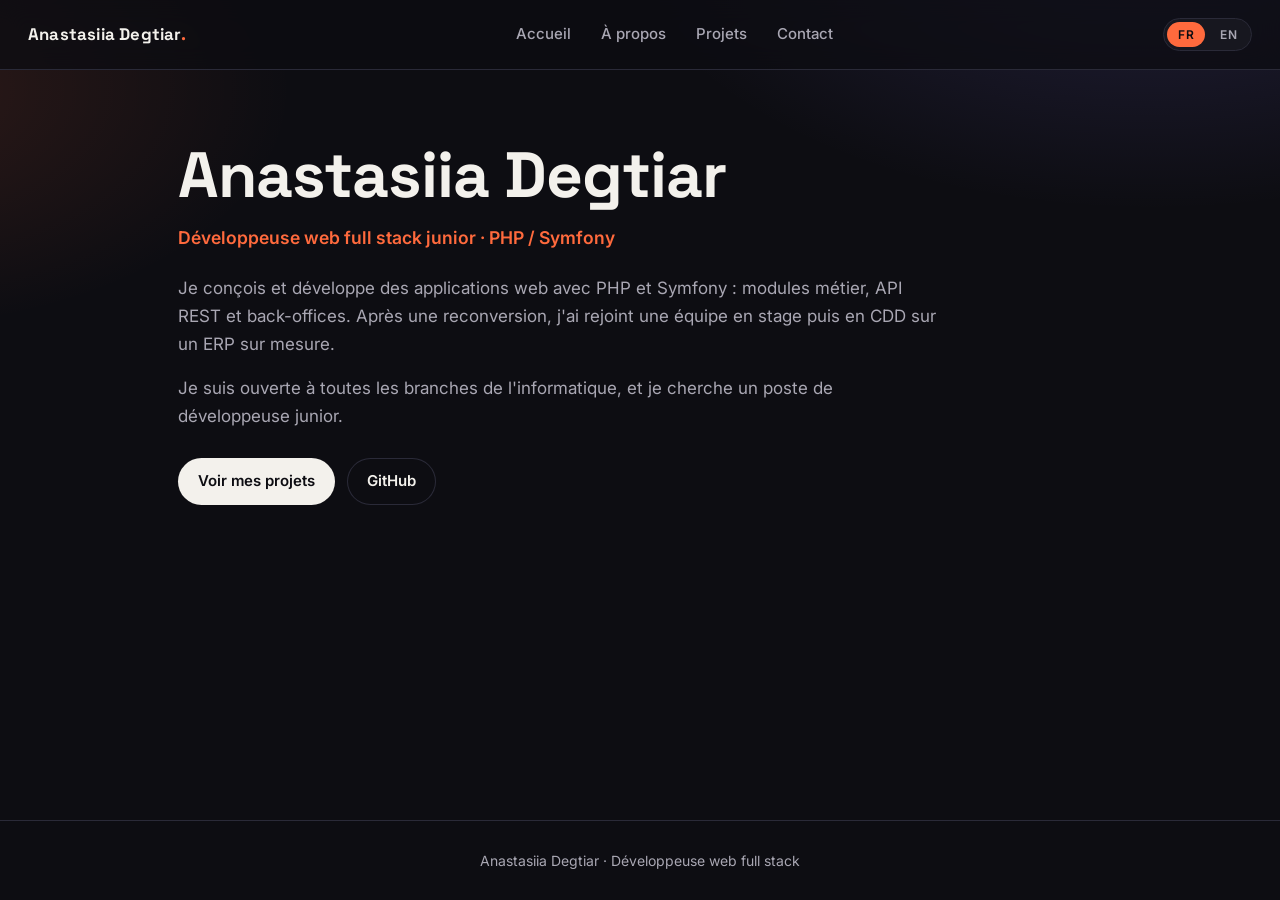
<file: index.html>
<!DOCTYPE html>
<html lang="fr">
<head>
<meta charset="UTF-8">
<meta name="viewport" content="width=device-width, initial-scale=1.0">
<title>Anastasiia Degtiar – Développeuse web</title>
<meta name="description" content="Portfolio d'Anastasiia Degtiar, développeuse web full stack junior (PHP, Symfony)">
<link rel="icon" href="favicon.svg" type="image/svg+xml">
<link rel="stylesheet" href="style.css">
</head>
<body>
<header class="top">
  <a class="brand" href="index.html">Anastasiia Degtiar</a>
  <nav>
    <a href="index.html" class="accueil" data-fr="Accueil" data-en="Home">Accueil</a>
    <a href="about.html" class="" data-fr="À propos" data-en="About">À propos</a>
    <a href="work.html" class="" data-fr="Projets" data-en="Work">Projets</a>
    <a href="contact.html" class="" data-fr="Contact" data-en="Contact">Contact</a>
  </nav>
  <div class="lang"><button data-lang="fr" class="actif">FR</button><button data-lang="en">EN</button></div>
</header>
<main>
  <h1>Anastasiia Degtiar</h1>
  <p class="role" data-fr="Développeuse web full stack junior · PHP / Symfony" data-en="Junior full stack web developer · PHP / Symfony">Développeuse web full stack junior · PHP / Symfony</p>
  <p data-fr="Je conçois et développe des applications web avec PHP et Symfony : modules métier, API REST et back-offices. Après une reconversion, j'ai rejoint une équipe en stage puis en CDD sur un ERP sur mesure." data-en="I design and build web applications with PHP and Symfony: business modules, REST APIs and admin back offices. After a career change, I joined a team as an intern, then on a fixed-term contract, working on a custom ERP.">Je conçois et développe des applications web avec PHP et Symfony : modules métier, API REST et back-offices. Après une reconversion, j'ai rejoint une équipe en stage puis en CDD sur un ERP sur mesure.</p>
  <p data-fr="Je suis ouverte à toutes les branches de l'informatique, et je cherche un poste de développeuse junior." data-en="I am open to all areas of IT and I am looking for a junior developer position.">Je suis ouverte à toutes les branches de l'informatique, et je cherche un poste de développeuse junior.</p>
  <div class="liens">
    <a href="work.html" data-fr="Voir mes projets" data-en="See my work">Voir mes projets</a>
    <a href="https://github.com/Anastasia-ITIAM" target="_blank" rel="noopener" data-fr="GitHub" data-en="GitHub">GitHub</a>
  </div>
</main>
<footer><span data-fr="Anastasiia Degtiar · Développeuse web full stack" data-en="Anastasiia Degtiar · Full stack web developer">Anastasiia Degtiar · Développeuse web full stack</span></footer>
<script src="lang.js"></script>
</body>
</html>
</file>
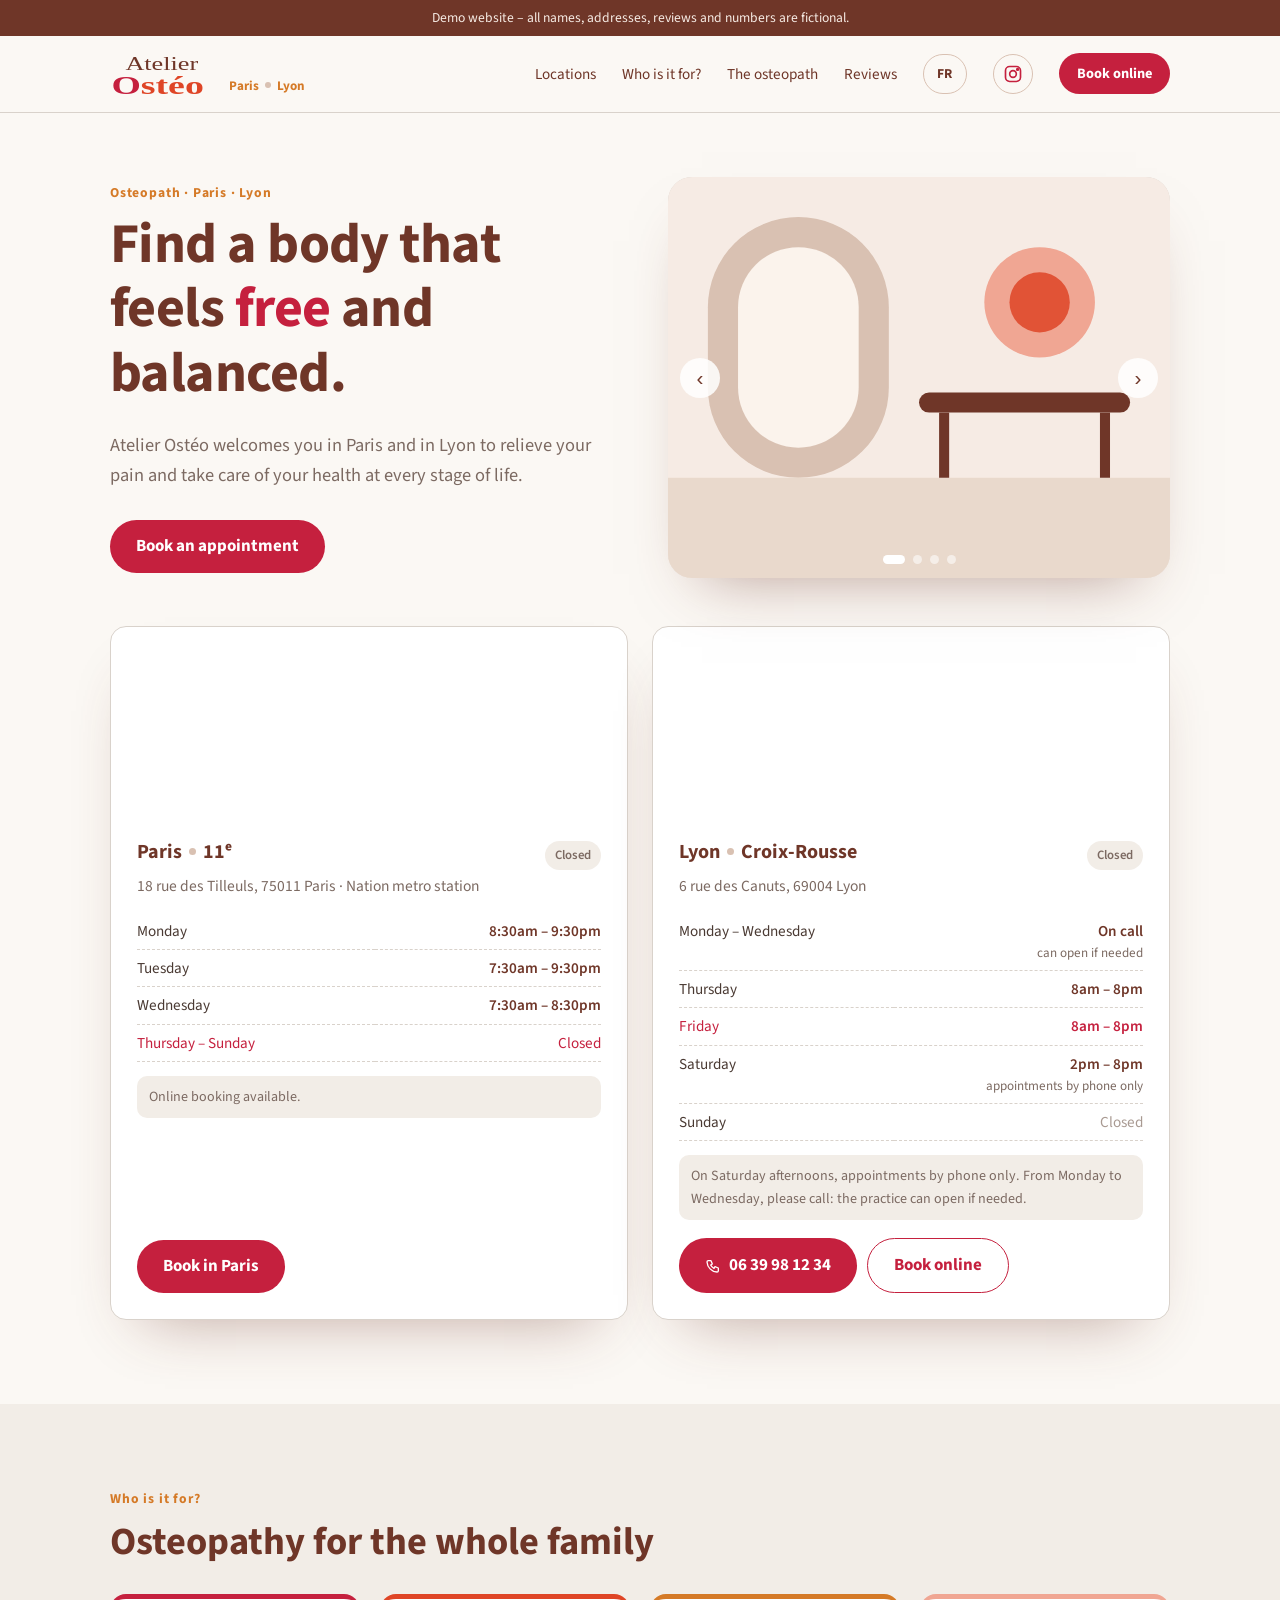
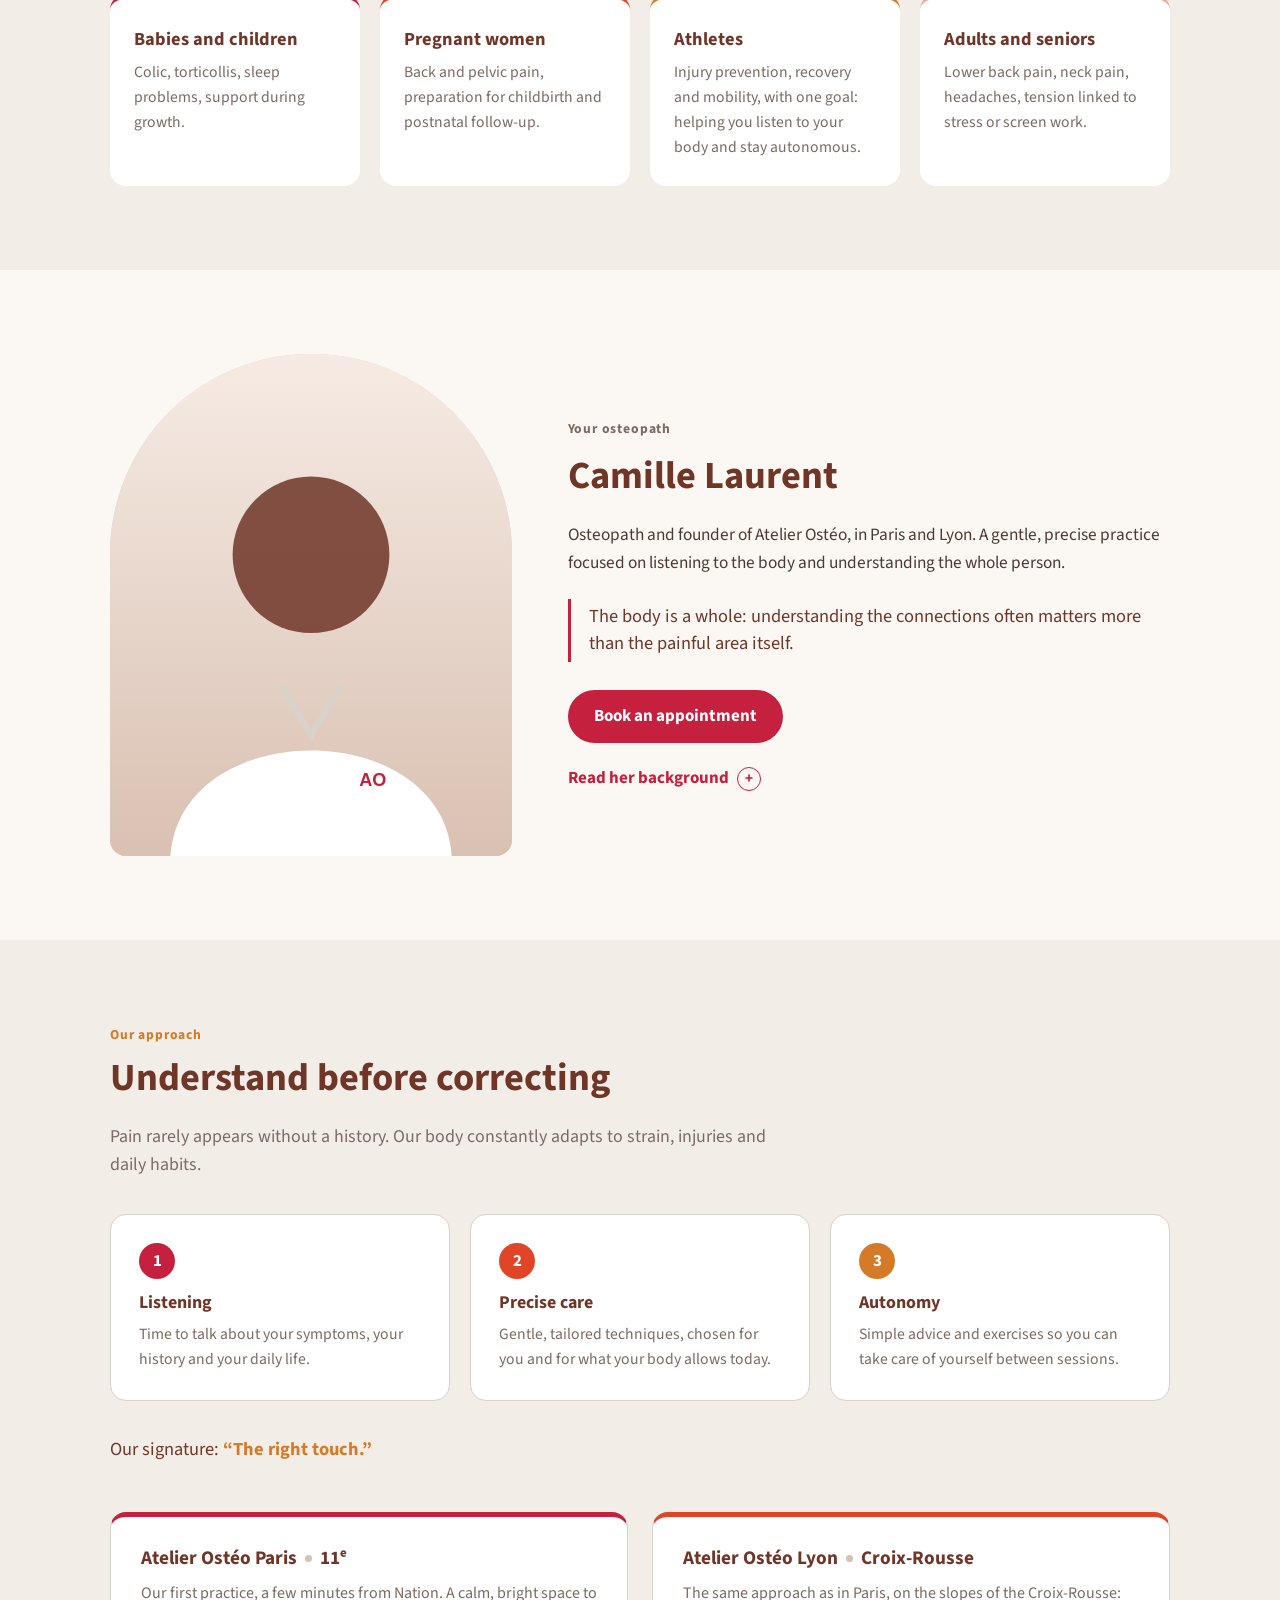
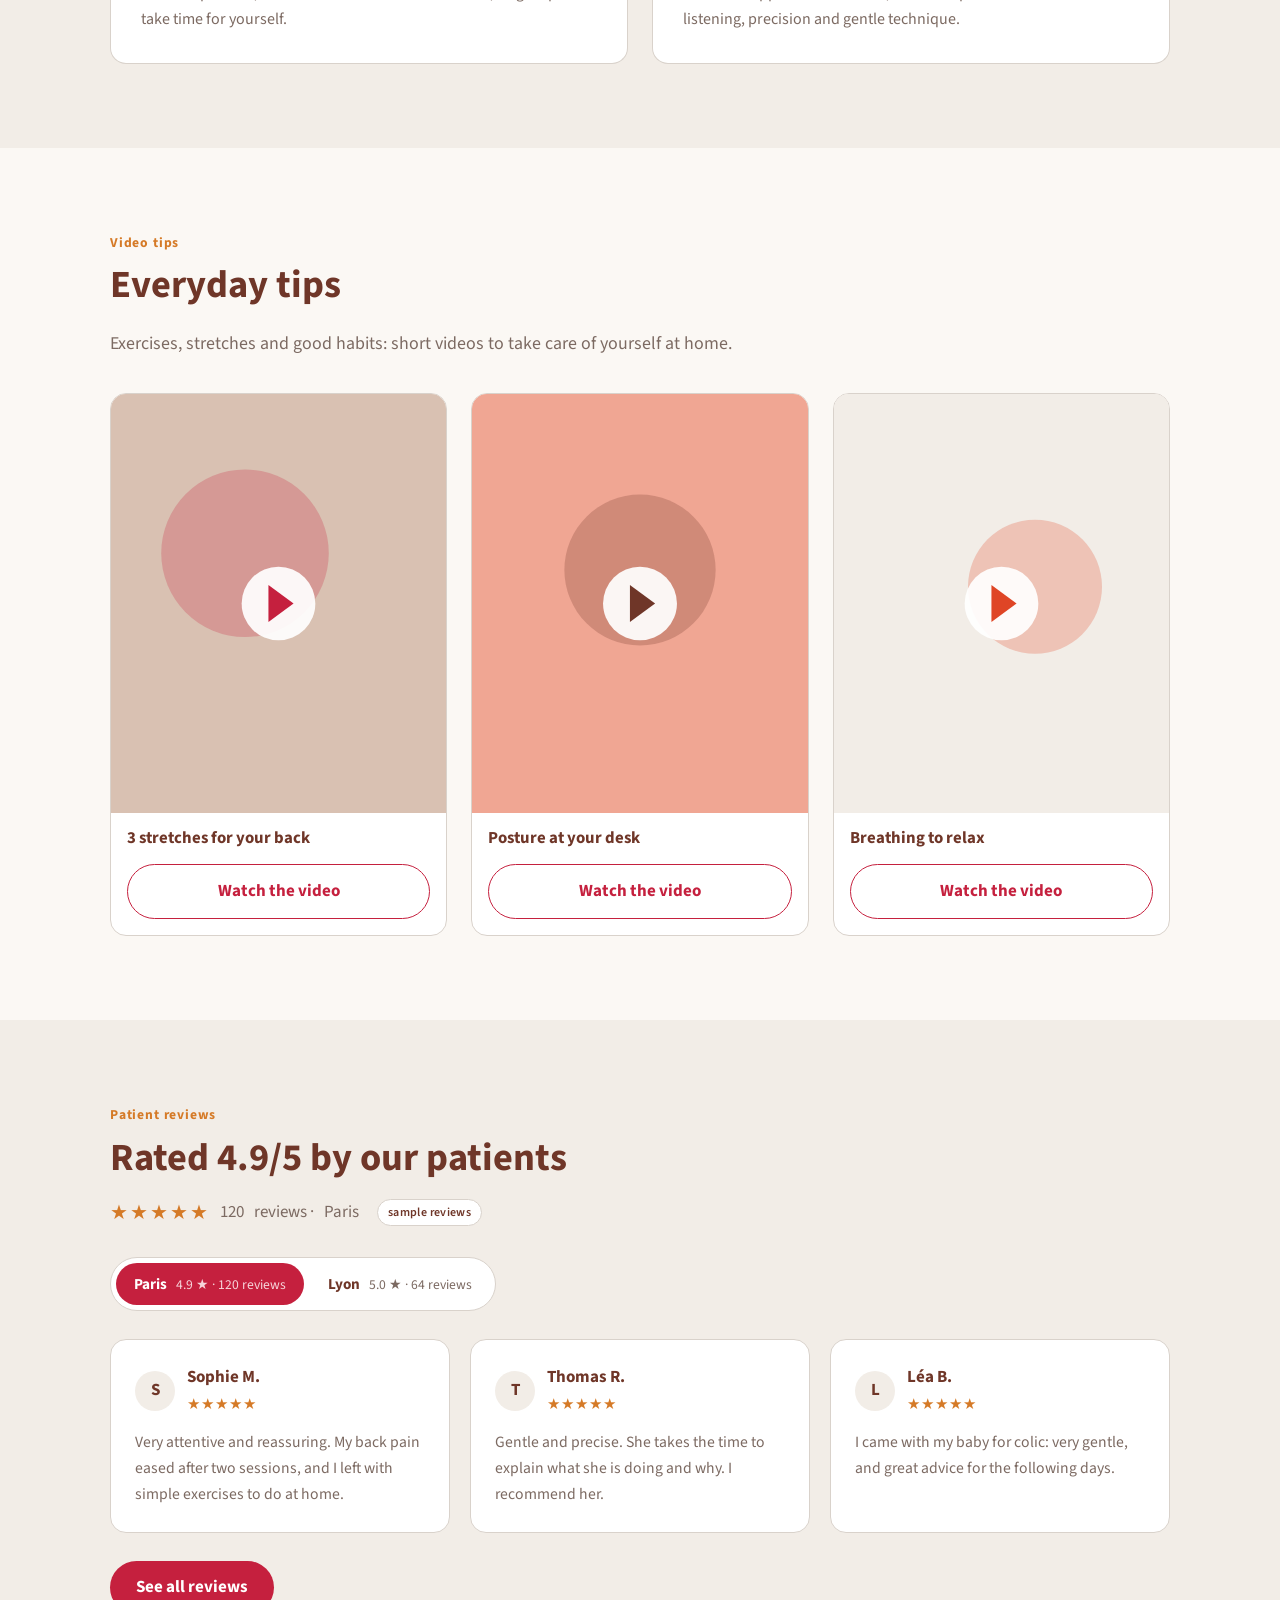
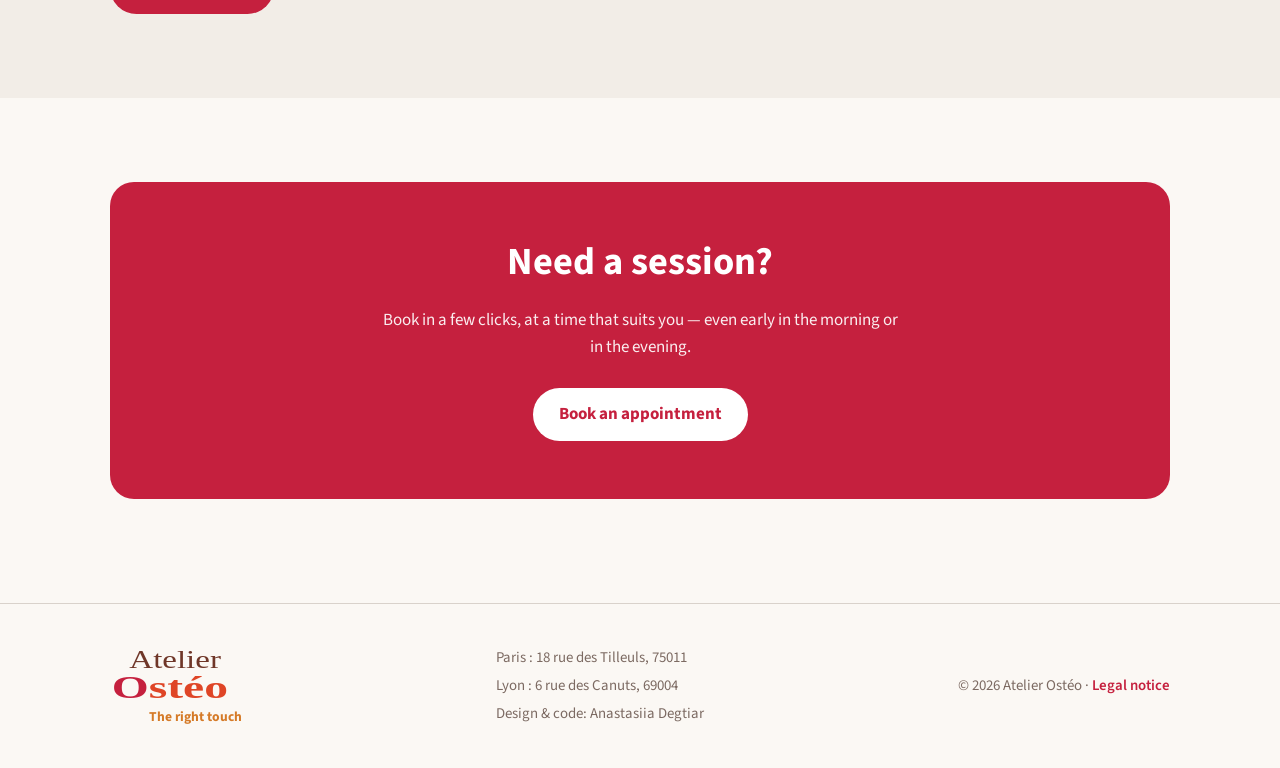
<file: demos/atelier-osteo/index.html>
<!DOCTYPE html>
<html lang="fr">
<head>
<meta charset="UTF-8">
<meta name="viewport" content="width=device-width, initial-scale=1">
<title>Atelier Ostéo – Démo</title>
<meta name="description" content="Site vitrine de démonstration pour un cabinet d'ostéopathie fictif (Paris & Lyon). Projet portfolio : HTML, CSS et JavaScript, sans framework.">
<link rel="icon" type="image/svg+xml" href="assets/favicon.svg">
<link rel="preconnect" href="https://fonts.googleapis.com">
<link href="https://fonts.googleapis.com/css2?family=Source+Sans+3:ital,wght@0,400;0,600;0,700;1,400&display=swap" rel="stylesheet">
<link rel="stylesheet" href="css/style.css">
</head>
<body>

<div class="demo-bar" data-en="Demo website – all names, addresses, reviews and numbers are fictional.">Site de démonstration – tous les noms, adresses, avis et numéros sont fictifs.</div>

<header>
  <div class="wrap">
    <div class="brand">
      <a href="#" class="logo" aria-label="Atelier Ostéo – accueil"><img src="assets/logo.svg" alt="Atelier Ostéo"></a>
      <span class="loc"><b>Paris</b><i></i><b>Lyon</b></span>
    </div>
    <nav>
      <a href="#cabinets" data-en="Locations">Cabinets</a>
      <a href="#pour-qui" data-en="Who is it for?">Pour qui&nbsp;?</a>
      <a href="#osteopathe" data-en="The osteopath">L'ostéopathe</a>
      <a href="#avis" class="nav-avis" data-en="Reviews">Avis</a>
      <button class="lang" id="lang-btn" type="button" aria-label="English version" title="English version">EN</button>
      <a class="ig" href="#videos" aria-label="Instagram"><svg width="20" height="20" viewBox="0 0 24 24" fill="none" stroke="currentColor" stroke-width="2" aria-hidden="true"><rect x="3" y="3" width="18" height="18" rx="5"/><circle cx="12" cy="12" r="4"/><circle cx="17.5" cy="6.5" r="1" fill="currentColor"/></svg></a>
      <a class="btn sm" href="#cabinets" data-en='Book<span class="hide-xs"> online</span>'><span class="hide-xs">Prendre </span>RDV</a>
    </nav>
  </div>
</header>

<section class="hero">
  <div class="wrap">
    <div class="hero-top">
      <div class="hero-text">
        <p class="eyebrow" data-en="Osteopath · Paris · Lyon">Ostéopathe · Paris · Lyon</p>
        <h1 data-en="Find a body that feels <em>free</em> and balanced.">Retrouvez un corps <em>libre</em> et en équilibre.</h1>
        <p class="lead" data-en="Atelier Ostéo welcomes you in Paris and in Lyon to relieve your pain and take care of your health at every stage of life.">Atelier Ostéo vous accueille à Paris et à Lyon pour soulager vos douleurs et prendre soin de votre santé à chaque âge de la vie.</p>
        <div class="ctas">
          <a class="btn" href="#cabinets" data-en="Book an appointment">Prendre rendez-vous</a>
        </div>
      </div>
      <!-- Carrousel : ajouter / retirer une photo = ajouter / retirer un <div class="slide"> -->
      <div class="slider" id="slider" aria-roledescription="carrousel" aria-label="Photos du cabinet">
        <div class="slide"><img src="assets/img/slide-1.svg" alt="Illustration : le cabinet"></div>
        <div class="slide"><img src="assets/img/slide-2.svg" alt="Illustration : la colonne vertébrale" loading="lazy"></div>
        <div class="slide"><img src="assets/img/slide-3.svg" alt="Illustration : l'équilibre" loading="lazy"></div>
        <div class="slide"><img src="assets/img/slide-4.svg" alt="Illustration : palette du cabinet" loading="lazy"></div>
        <button class="s-arrow s-prev" aria-label="Photo précédente">‹</button>
        <button class="s-arrow s-next" aria-label="Photo suivante">›</button>
        <div class="s-dots"></div>
      </div>
    </div>

    <!-- Horaires : à modifier dans les tableaux ET dans js/main.js (statut ouvert / fermé) -->
    <div class="sites" id="cabinets">
      <article class="site" data-site="paris">
        <iframe title="Carte Paris 11e" loading="lazy" referrerpolicy="no-referrer-when-downgrade"
          src="https://www.google.com/maps?q=Place+de+la+Nation,+75011+Paris&output=embed"></iframe>
        <div class="in">
          <div class="site-head"><h3>Paris<span class="dot"></span>11ᵉ</h3><span class="status" data-status></span></div>
          <p class="addr" data-en="18 rue des Tilleuls, 75011 Paris · Nation metro station">18 rue des Tilleuls, 75011 Paris · Métro Nation</p>
          <table class="hours">
            <tr data-day="1"><td data-en="Monday">Lundi</td><td data-en="8:30am – 9:30pm">8h30 – 21h30</td></tr>
            <tr data-day="2"><td data-en="Tuesday">Mardi</td><td data-en="7:30am – 9:30pm">7h30 – 21h30</td></tr>
            <tr data-day="3"><td data-en="Wednesday">Mercredi</td><td data-en="7:30am – 8:30pm">7h30 – 20h30</td></tr>
            <tr data-day="4"><td data-en="Thursday – Sunday">Jeudi – Dimanche</td><td class="off" data-en="Closed">Fermé</td></tr>
          </table>
          <p class="note" data-en="Online booking available.">Prise de rendez-vous en ligne.</p>
          <div class="acts">
            <a class="btn" href="#" data-en="Book in Paris">RDV à Paris</a>
          </div>
        </div>
      </article>

      <article class="site" data-site="lyon">
        <iframe title="Carte Lyon 4e" loading="lazy" referrerpolicy="no-referrer-when-downgrade"
          src="https://www.google.com/maps?q=Croix-Rousse,+Lyon&output=embed"></iframe>
        <div class="in">
          <div class="site-head"><h3>Lyon<span class="dot"></span>Croix-Rousse</h3><span class="status" data-status></span></div>
          <p class="addr">6 rue des Canuts, 69004 Lyon</p>
          <table class="hours">
            <tr data-day="1"><td data-en="Monday – Wednesday">Lundi – Mercredi</td><td data-en="On call<small>can open if needed</small>">Sur appel<small>ouverture possible selon besoin</small></td></tr>
            <tr data-day="4"><td data-en="Thursday">Jeudi</td><td data-en="8am – 8pm">8h – 20h</td></tr>
            <tr data-day="5"><td data-en="Friday">Vendredi</td><td data-en="8am – 8pm">8h – 20h</td></tr>
            <tr data-day="6"><td data-en="Saturday">Samedi</td><td data-en="2pm – 8pm<small>appointments by phone only</small>">14h – 20h<small>RDV par téléphone uniquement</small></td></tr>
            <tr data-day="0"><td data-en="Sunday">Dimanche</td><td class="off" data-en="Closed">Fermé</td></tr>
          </table>
          <p class="note" data-en="On Saturday afternoons, appointments by phone only. From Monday to Wednesday, please call: the practice can open if needed.">Le samedi après-midi, rendez-vous uniquement par téléphone. Du lundi au mercredi, appelez&nbsp;: le cabinet peut ouvrir si besoin.</p>
          <div class="acts">
            <!-- Numéro fictif (plage réservée à la fiction par l'ARCEP) -->
            <a class="btn tel" href="tel:+33639981234"><svg viewBox="0 0 24 24" fill="none" stroke="currentColor" stroke-width="2" stroke-linecap="round" stroke-linejoin="round" aria-hidden="true"><path d="M5 4h4l2 5-2.5 1.5a11 11 0 0 0 5 5L15 13l5 2v4a2 2 0 0 1-2 2A16 16 0 0 1 3 6a2 2 0 0 1 2-2"/></svg> 06 39 98 12 34</a>
            <a class="btn ghost" href="#" data-en="Book online">Réserver</a>
          </div>
        </div>
      </article>
    </div>
  </div>
</section>

<section id="pour-qui" class="sable">
  <div class="wrap">
    <p class="eyebrow" data-en="Who is it for?">Pour qui&nbsp;?</p>
    <h2 data-en="Osteopathy for the whole family">Une ostéopathie pour toute la famille</h2>
    <div class="grid">
      <div class="card"><h3 data-en="Babies and children">Nourrissons et enfants</h3><p data-en="Colic, torticollis, sleep problems, support during growth.">Coliques, torticolis, troubles du sommeil, accompagnement pendant la croissance.</p></div>
      <div class="card"><h3 data-en="Pregnant women">Femmes enceintes</h3><p data-en="Back and pelvic pain, preparation for childbirth and postnatal follow-up.">Douleurs de dos, bassin, préparation à l'accouchement et suivi après la naissance.</p></div>
      <div class="card"><h3 data-en="Athletes">Sportifs</h3><p data-en="Injury prevention, recovery and mobility, with one goal: helping you listen to your body and stay autonomous.">Prévention des blessures, récupération et mobilité, avec un objectif&nbsp;: vous aider à écouter votre corps et à rester autonome.</p></div>
      <div class="card"><h3 data-en="Adults and seniors">Adultes et seniors</h3><p data-en="Lower back pain, neck pain, headaches, tension linked to stress or screen work.">Lombalgies, cervicalgies, maux de tête, tensions liées au stress ou au travail sur écran.</p></div>
    </div>
  </div>
</section>

<section id="osteopathe">
  <div class="wrap pro">
    <div class="portrait"><img src="assets/img/portrait.svg" alt="Illustration : portrait de l'ostéopathe"></div>
    <div>
      <p class="eyebrow" data-en="Your osteopath">Votre ostéopathe</p>
      <h2>Camille Laurent</h2>
      <p class="lead-pro" data-en="Osteopath and founder of Atelier Ostéo, in Paris and Lyon. A gentle, precise practice focused on listening to the body and understanding the whole person.">Ostéopathe et fondatrice d'Atelier Ostéo, à Paris et à Lyon. Une pratique douce et précise, centrée sur l'écoute du corps et la compréhension de la personne dans son ensemble.</p>
      <blockquote class="quote" data-en="The body is a whole: understanding the connections often matters more than the painful area itself.">Le corps est un tout&nbsp;: comprendre les liens compte souvent plus que la zone douloureuse elle-même.</blockquote>
      <div class="row-btns">
        <a class="btn" href="#cabinets" data-en="Book an appointment">Prendre rendez-vous</a>
      </div>
      <details class="more">
        <summary data-en="Read her background">Lire son parcours</summary>
        <div class="more-body">
          <p data-en="After training as an osteopath, Camille gradually developed her own approach, favouring precise touch and gentle techniques over forceful manipulation.">Après sa formation d'ostéopathe, Camille a progressivement développé une approche personnelle, qui privilégie la précision du toucher et les techniques douces plutôt que la force.</p>
          <p data-en="Each session aims to understand where the discomfort comes from, then to give patients the keys to stay in good shape between appointments, without becoming dependent on the therapist.">Chaque séance cherche à comprendre d'où vient la gêne, puis à donner au patient les clés pour rester en forme entre deux rendez-vous, sans créer de dépendance vis-à-vis du thérapeute.</p>
        </div>
      </details>
    </div>
  </div>
</section>

<section id="approche" class="sable">
  <div class="wrap">
    <p class="eyebrow" data-en="Our approach">Notre approche</p>
    <h2 data-en="Understand before correcting">Comprendre avant de corriger</h2>
    <p class="intro" data-en="Pain rarely appears without a history. Our body constantly adapts to strain, injuries and daily habits.">Une douleur apparaît rarement sans histoire. Notre corps s'adapte en permanence aux contraintes, aux blessures et aux habitudes du quotidien.</p>
    <div class="pillars">
      <div class="pillar"><span class="num">1</span><h3 data-en="Listening">L'écoute</h3><p data-en="Time to talk about your symptoms, your history and your daily life.">Un temps pour parler de vos symptômes, de votre histoire et de votre quotidien.</p></div>
      <div class="pillar"><span class="num">2</span><h3 data-en="Precise care">Un soin précis</h3><p data-en="Gentle, tailored techniques, chosen for you and for what your body allows today.">Des techniques douces et adaptées, choisies pour vous et pour ce que votre corps permet aujourd'hui.</p></div>
      <div class="pillar"><span class="num">3</span><h3 data-en="Autonomy">L'autonomie</h3><p data-en="Simple advice and exercises so you can take care of yourself between sessions.">Des conseils et exercices simples pour prendre soin de vous entre deux séances.</p></div>
    </div>
    <p class="signature" data-en="Our signature: <strong>“The right touch.”</strong>">Notre signature&nbsp;: <strong>«&nbsp;Le geste juste.&nbsp;»</strong></p>

    <div class="lieux">
      <article class="lieu">
        <h3>Atelier Ostéo Paris<span class="dot"></span>11ᵉ</h3>
        <p data-en="Our first practice, a few minutes from Nation. A calm, bright space to take time for yourself.">Notre premier cabinet, à quelques minutes de Nation. Un lieu calme et lumineux pour prendre le temps.</p>
      </article>
      <article class="lieu">
        <h3>Atelier Ostéo Lyon<span class="dot"></span>Croix-Rousse</h3>
        <p data-en="The same approach as in Paris, on the slopes of the Croix-Rousse: listening, precision and gentle technique.">La même approche qu'à Paris, sur les pentes de la Croix-Rousse&nbsp;: écoute, précision et douceur du geste.</p>
      </article>
    </div>
  </div>
</section>

<section id="videos">
  <div class="wrap">
    <p class="eyebrow" data-en="Video tips">Conseils en vidéo</p>
    <h2 data-en="Everyday tips">Les conseils du quotidien</h2>
    <p class="intro" data-en="Exercises, stretches and good habits: short videos to take care of yourself at home.">Exercices, assouplissements et bons réflexes&nbsp;: de courtes vidéos pour prendre soin de vous à la maison.</p>
    <!-- Sur le vrai site, ces vignettes sont des publications Instagram intégrées (…/embed) -->
    <div class="videos">
      <article class="video">
        <a class="video-thumb" href="#"><img src="assets/img/video-1.svg" alt="" loading="lazy"></a>
        <h3 data-en="3 stretches for your back">3 étirements pour le dos</h3>
        <a class="btn ghost" href="#" data-en="Watch the video">Voir la vidéo</a>
      </article>
      <article class="video">
        <a class="video-thumb" href="#"><img src="assets/img/video-2.svg" alt="" loading="lazy"></a>
        <h3 data-en="Posture at your desk">La posture au bureau</h3>
        <a class="btn ghost" href="#" data-en="Watch the video">Voir la vidéo</a>
      </article>
      <article class="video">
        <a class="video-thumb" href="#"><img src="assets/img/video-3.svg" alt="" loading="lazy"></a>
        <h3 data-en="Breathing to relax">Respirer pour se détendre</h3>
        <a class="btn ghost" href="#" data-en="Watch the video">Voir la vidéo</a>
      </article>
    </div>
  </div>
</section>

<section class="reviews sable" id="avis">
  <div class="wrap">
    <p class="eyebrow" data-en="Patient reviews">Avis patients</p>
    <h2 data-en='Rated <span id="rv-note">4.9</span>/5 by our patients'>Noté <span id="rv-note">4,9</span>/5 par nos patients</h2>
    <p class="rv-sub" data-en='<span class="stars">★★★★★</span> <span id="rv-nb">120</span> reviews · <span id="rv-site">Paris</span> <span class="badge-demo">sample reviews</span>'><span class="stars">★★★★★</span> <span id="rv-nb">120</span> avis · <span id="rv-site">Paris</span> <span class="badge-demo">avis d'exemple</span></p>
    <div class="rev-tabs" role="tablist">
      <button role="tab" aria-selected="true" data-tab="rev-paris" data-note="4,9" data-nb="120" data-en="Paris <span>4.9 ★ · 120 reviews</span>">Paris <span>4,9 ★ · 120 avis</span></button>
      <button role="tab" aria-selected="false" data-tab="rev-lyon" data-note="5,0" data-nb="64" data-en="Lyon <span>5.0 ★ · 64 reviews</span>">Lyon <span>5,0 ★ · 64 avis</span></button>
    </div>
    <!-- Avis fictifs, écrits pour la démo -->
    <div class="rev-panel" id="rev-paris">
      <div class="rev-grid">
        <figure class="rev"><div class="rev-top"><span class="av">S</span><div><b>Sophie M.</b><span class="stars sm">★★★★★</span></div></div><blockquote data-en="Very attentive and reassuring. My back pain eased after two sessions, and I left with simple exercises to do at home.">Très à l'écoute et rassurante. Mon mal de dos s'est apaisé après deux séances, et je suis repartie avec des exercices simples à faire chez moi.</blockquote></figure>
        <figure class="rev"><div class="rev-top"><span class="av">T</span><div><b>Thomas R.</b><span class="stars sm">★★★★★</span></div></div><blockquote data-en="Gentle and precise. She takes the time to explain what she is doing and why. I recommend her.">Douce et précise. Elle prend le temps d'expliquer ce qu'elle fait et pourquoi. Je recommande.</blockquote></figure>
        <figure class="rev"><div class="rev-top"><span class="av">L</span><div><b>Léa B.</b><span class="stars sm">★★★★★</span></div></div><blockquote data-en="I came with my baby for colic: very gentle, and great advice for the following days.">Venue avec mon bébé pour des coliques&nbsp;: très douce, et de très bons conseils pour les jours suivants.</blockquote></figure>
      </div>
      <a class="btn" href="#" data-en="See all reviews">Voir tous les avis</a>
    </div>
    <div class="rev-panel" id="rev-lyon" hidden>
      <div class="rev-grid">
        <figure class="rev"><div class="rev-top"><span class="av">J</span><div><b>Julien P.</b><span class="stars sm">★★★★★</span></div></div><blockquote data-en="As a runner, I appreciated the advice adapted to my training. No more knee pain.">Coureur, j'ai apprécié les conseils adaptés à mon entraînement. Plus de douleur au genou.</blockquote></figure>
        <figure class="rev"><div class="rev-top"><span class="av">C</span><div><b>Claire D.</b><span class="stars sm">★★★★★</span></div></div><blockquote data-en="A calm place and a real listening ear. I felt understood from the first appointment.">Un lieu calme et une vraie écoute. Je me suis sentie comprise dès le premier rendez-vous.</blockquote></figure>
        <figure class="rev"><div class="rev-top"><span class="av">M</span><div><b>Marc V.</b><span class="stars sm">★★★★★</span></div></div><blockquote data-en="Effective for my neck tension caused by screen work. Clear explanations.">Efficace pour mes tensions cervicales liées au travail sur écran. Explications claires.</blockquote></figure>
      </div>
      <a class="btn" href="#" data-en="See all reviews">Voir tous les avis</a>
    </div>
  </div>
</section>

<section>
  <div class="wrap">
    <div class="cta">
      <h2 data-en="Need a session?">Besoin d'une séance&nbsp;?</h2>
      <p data-en="Book in a few clicks, at a time that suits you — even early in the morning or in the evening.">Réservez en quelques clics, au créneau qui vous convient — même tôt le matin ou en soirée.</p>
      <a class="btn" href="#cabinets" data-en="Book an appointment">Prendre rendez-vous</a>
    </div>
  </div>
</section>

<section style="padding:0">
  <div class="wrap">
    <div id="mentions" hidden>
      <h2 style="font-size:1.5rem" data-en="Legal notice">Mentions légales</h2>
      <div class="legal">
        <h3 data-en="About this website">À propos de ce site</h3>
        <p data-en="This is a demo website created as a portfolio project. Atelier Ostéo, its practitioner, addresses, phone numbers and reviews are fictional. Any resemblance to existing people or businesses is coincidental.">Ce site est un site de démonstration réalisé dans le cadre d'un portfolio. Atelier Ostéo, sa praticienne, les adresses, numéros de téléphone et avis sont fictifs. Toute ressemblance avec des personnes ou des entreprises existantes serait fortuite.</p>
        <h3 data-en="Personal data">Données personnelles</h3>
        <p data-en="This website does not collect any personal data. The maps (Google Maps) and fonts (Google Fonts) are loaded from Google’s servers.">Ce site ne collecte aucune donnée personnelle. Les cartes (Google Maps) et les polices (Google Fonts) sont chargées depuis les serveurs de Google.</p>
      </div>
    </div>
  </div>
</section>

<footer>
  <div class="wrap">
    <a href="#" class="logo-full" aria-label="Atelier Ostéo – accueil"><img src="assets/logo.svg" alt="Atelier Ostéo"><span class="baseline" data-en="The right touch">Le geste juste</span></a>
    <div class="foot-info">
      <span>Paris : 18 rue des Tilleuls, 75011</span>
      <span>Lyon : 6 rue des Canuts, 69004</span>
      <span data-en="Design &amp; code: Anastasiia Degtiar">Design et code&nbsp;: Anastasiia Degtiar</span>
    </div>
    <span>© <span id="y"></span> Atelier Ostéo · <a href="#mentions" onclick="var m=document.getElementById('mentions');m.hidden=!m.hidden;if(!m.hidden){setTimeout(function(){m.scrollIntoView({behavior:'smooth'})},0)}return false;" data-en="Legal notice">Mentions légales</a></span>
  </div>
</footer>

<script src="js/main.js"></script>
</body>
</html>
</file>
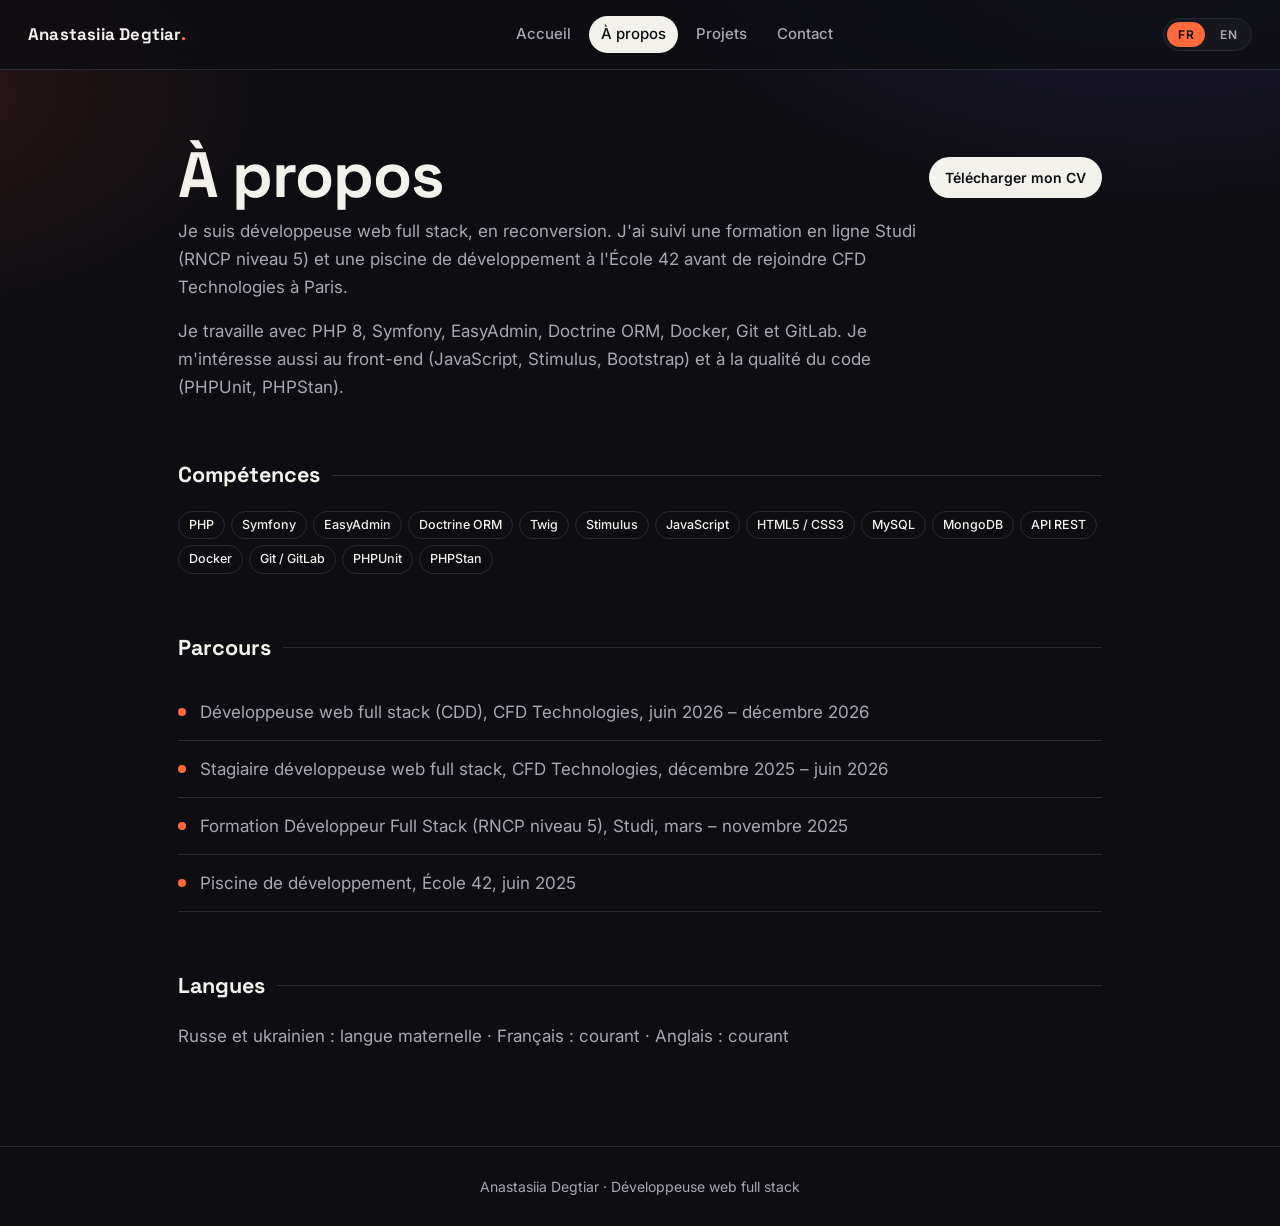
<file: about.html>
<!DOCTYPE html>
<html lang="fr">
<head>
<meta charset="UTF-8">
<meta name="viewport" content="width=device-width, initial-scale=1.0">
<title>À propos – Anastasiia Degtiar</title>
<meta name="description" content="Portfolio d'Anastasiia Degtiar, développeuse web full stack junior (PHP, Symfony)">
<link rel="icon" href="favicon.svg" type="image/svg+xml">
<link rel="stylesheet" href="style.css">
</head>
<body>
<header class="top">
  <a class="brand" href="index.html">Anastasiia Degtiar</a>
  <nav>
    <a href="index.html" class="" data-fr="Accueil" data-en="Home">Accueil</a>
    <a href="about.html" class="actif" data-fr="À propos" data-en="About">À propos</a>
    <a href="work.html" class="" data-fr="Projets" data-en="Work">Projets</a>
    <a href="contact.html" class="" data-fr="Contact" data-en="Contact">Contact</a>
  </nav>
  <div class="lang"><button data-lang="fr" class="actif">FR</button><button data-lang="en">EN</button></div>
</header>
<main>
  <div class="entete">
    <h1 data-fr="À propos" data-en="About">À propos</h1>
    <a class="bouton" href="Anastasiia_DEGTIAR-CV.pdf" target="_blank" rel="noopener" data-href-fr="Anastasiia_DEGTIAR-CV.pdf" data-href-en="Anastasiia_DEGTIAR-CV-EN.pdf" data-fr="Télécharger mon CV" data-en="Download my CV">Télécharger mon CV</a>
  </div>
  <p data-fr="Je suis développeuse web full stack, en reconversion. J'ai suivi une formation en ligne Studi (RNCP niveau 5) et une piscine de développement à l'École 42 avant de rejoindre CFD Technologies à Paris." data-en="I am a full stack web developer, after a career change. I completed an online training programme with Studi (RNCP level 5) and a development bootcamp at École 42 before joining CFD Technologies in Paris.">Je suis développeuse web full stack, en reconversion. J'ai suivi une formation en ligne Studi (RNCP niveau 5) et une piscine de développement à l'École 42 avant de rejoindre CFD Technologies à Paris.</p>
  <p data-fr="Je travaille avec PHP 8, Symfony, EasyAdmin, Doctrine ORM, Docker, Git et GitLab. Je m'intéresse aussi au front-end (JavaScript, Stimulus, Bootstrap) et à la qualité du code (PHPUnit, PHPStan)." data-en="I work with PHP 8, Symfony, EasyAdmin, Doctrine ORM, Docker, Git and GitLab. I am also interested in front-end work (JavaScript, Stimulus, Bootstrap) and code quality (PHPUnit, PHPStan).">Je travaille avec PHP 8, Symfony, EasyAdmin, Doctrine ORM, Docker, Git et GitLab. Je m'intéresse aussi au front-end (JavaScript, Stimulus, Bootstrap) et à la qualité du code (PHPUnit, PHPStan).</p>

  <h2 data-fr="Compétences" data-en="Skills">Compétences</h2>
  <div class="tags">
    <span>PHP</span><span>Symfony</span><span>EasyAdmin</span><span>Doctrine ORM</span><span>Twig</span><span>Stimulus</span><span>JavaScript</span><span>HTML5 / CSS3</span><span>MySQL</span><span>MongoDB</span><span>API REST</span><span>Docker</span><span>Git / GitLab</span><span>PHPUnit</span><span>PHPStan</span>
  </div>

  <h2 data-fr="Parcours" data-en="Background">Parcours</h2>
  <ul class="simple">
    <li data-fr="Développeuse web full stack (CDD), CFD Technologies, juin 2026 – décembre 2026" data-en="Full stack web developer (fixed-term contract), CFD Technologies, June 2026 – December 2026">Développeuse web full stack (CDD), CFD Technologies, juin 2026 – décembre 2026</li>
    <li data-fr="Stagiaire développeuse web full stack, CFD Technologies, décembre 2025 – juin 2026" data-en="Full stack web developer intern, CFD Technologies, December 2025 – June 2026">Stagiaire développeuse web full stack, CFD Technologies, décembre 2025 – juin 2026</li>
    <li data-fr="Formation Développeur Full Stack (RNCP niveau 5), Studi, mars – novembre 2025" data-en="Full Stack Web Developer training (RNCP level 5), Studi, March – November 2025">Formation Développeur Full Stack (RNCP niveau 5), Studi, mars – novembre 2025</li>
    <li data-fr="Piscine de développement, École 42, juin 2025" data-en="Development bootcamp (Piscine), École 42, June 2025">Piscine de développement, École 42, juin 2025</li>
  </ul>

  <h2 data-fr="Langues" data-en="Languages">Langues</h2>
  <p data-fr="Russe et ukrainien : langue maternelle · Français : courant · Anglais : courant" data-en="Russian and Ukrainian: native · French: fluent · English: fluent">Russe et ukrainien : langue maternelle · Français : courant · Anglais : courant</p>
</main>
<footer><span data-fr="Anastasiia Degtiar · Développeuse web full stack" data-en="Anastasiia Degtiar · Full stack web developer">Anastasiia Degtiar · Développeuse web full stack</span></footer>
<script src="lang.js"></script>
</body>
</html>
</file>
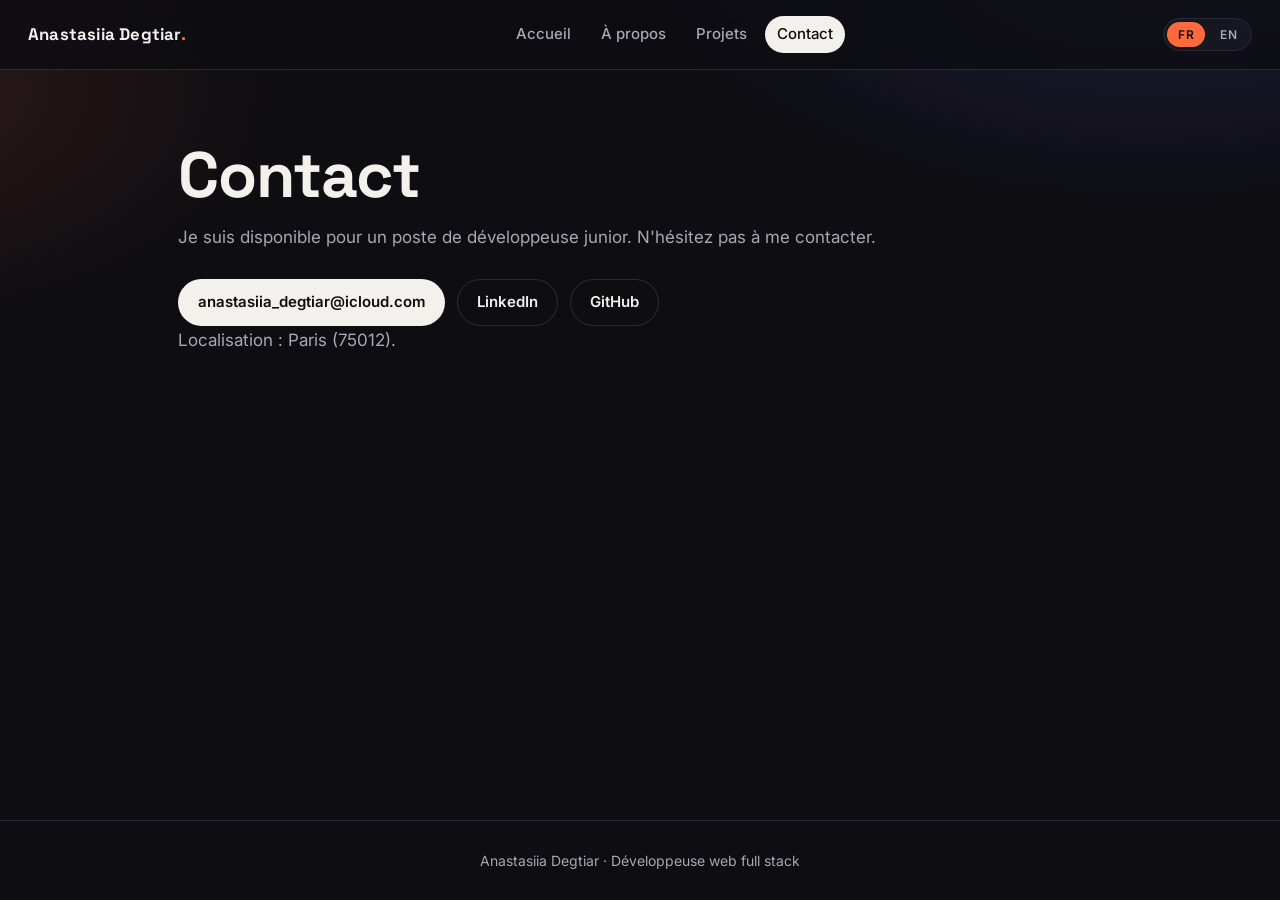
<file: contact.html>
<!DOCTYPE html>
<html lang="fr">
<head>
<meta charset="UTF-8">
<meta name="viewport" content="width=device-width, initial-scale=1.0">
<title>Contact – Anastasiia Degtiar</title>
<meta name="description" content="Portfolio d'Anastasiia Degtiar, développeuse web full stack junior (PHP, Symfony)">
<link rel="icon" href="favicon.svg" type="image/svg+xml">
<link rel="stylesheet" href="style.css">
</head>
<body>
<header class="top">
  <a class="brand" href="index.html">Anastasiia Degtiar</a>
  <nav>
    <a href="index.html" class="" data-fr="Accueil" data-en="Home">Accueil</a>
    <a href="about.html" class="" data-fr="À propos" data-en="About">À propos</a>
    <a href="work.html" class="" data-fr="Projets" data-en="Work">Projets</a>
    <a href="contact.html" class="actif" data-fr="Contact" data-en="Contact">Contact</a>
  </nav>
  <div class="lang"><button data-lang="fr" class="actif">FR</button><button data-lang="en">EN</button></div>
</header>
<main>
  <h1 data-fr="Contact" data-en="Contact">Contact</h1>
  <p data-fr="Je suis disponible pour un poste de développeuse junior. N'hésitez pas à me contacter." data-en="I am available for a junior developer position. Feel free to get in touch.">Je suis disponible pour un poste de développeuse junior. N'hésitez pas à me contacter.</p>
  <div class="liens">
    <a href="mailto:anastasiia_degtiar@icloud.com">anastasiia_degtiar@icloud.com</a>
    <a href="https://www.linkedin.com/in/anastasia-degtiar" target="_blank" rel="noopener">LinkedIn</a>
    <a href="https://github.com/Anastasia-ITIAM" target="_blank" rel="noopener">GitHub</a>
  </div>
  <p data-fr="Localisation : Paris (75012)." data-en="Location: Paris (75012).">Localisation : Paris (75012).</p>
</main>
<footer><span data-fr="Anastasiia Degtiar · Développeuse web full stack" data-en="Anastasiia Degtiar · Full stack web developer">Anastasiia Degtiar · Développeuse web full stack</span></footer>
<script src="lang.js"></script>
</body>
</html>
</file>
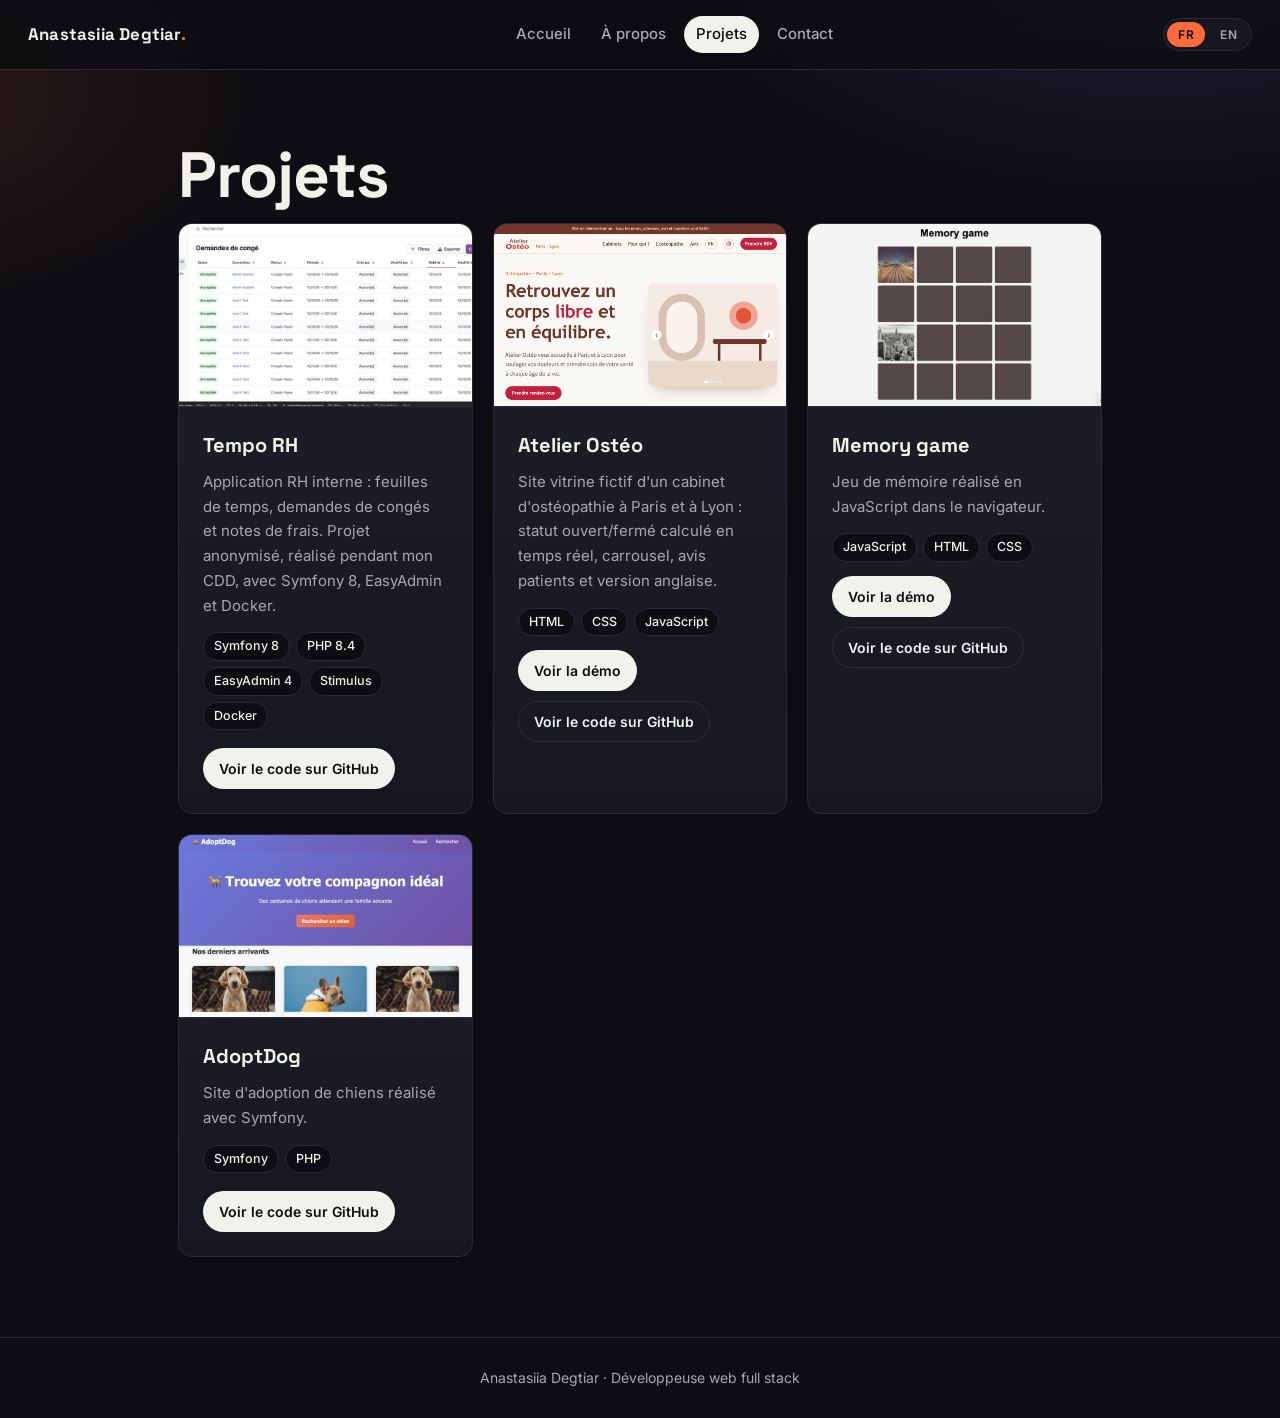
<file: work.html>
<!DOCTYPE html>
<html lang="fr">
<head>
<meta charset="UTF-8">
<meta name="viewport" content="width=device-width, initial-scale=1.0">
<title>Projets – Anastasiia Degtiar</title>
<meta name="description" content="Projets d'Anastasiia Degtiar, développeuse web full stack junior (PHP, Symfony)">
<link rel="icon" href="favicon.svg" type="image/svg+xml">
<link rel="stylesheet" href="style.css">
</head>
<body>
<header class="top">
  <a class="brand" href="index.html">Anastasiia Degtiar</a>
  <nav>
    <a href="index.html" data-fr="Accueil" data-en="Home">Accueil</a>
    <a href="about.html" data-fr="À propos" data-en="About">À propos</a>
    <a href="work.html" class="actif" data-fr="Projets" data-en="Work">Projets</a>
    <a href="contact.html" data-fr="Contact" data-en="Contact">Contact</a>
  </nav>
  <div class="lang"><button data-lang="fr" class="actif">FR</button><button data-lang="en">EN</button></div>
</header>
<main>
  <h1 data-fr="Projets" data-en="Work">Projets</h1>
  <div class="cartes">

    <article class="carte">
      <img class="vignette" src="images/tempo-rh.jpg" alt="Aperçu de Tempo RH">
      <div class="corps">
        <h3>Tempo RH</h3>
        <p data-fr="Application RH interne : feuilles de temps, demandes de congés et notes de frais. Projet anonymisé, réalisé pendant mon CDD, avec Symfony 8, EasyAdmin et Docker." data-en="Internal HR application: timesheets, leave requests and expense reports. Anonymised project, built during my fixed-term contract, with Symfony 8, EasyAdmin and Docker.">Application RH interne : feuilles de temps, demandes de congés et notes de frais. Projet anonymisé, réalisé pendant mon CDD, avec Symfony 8, EasyAdmin et Docker.</p>
        <div class="tags"><span>Symfony 8</span><span>PHP 8.4</span><span>EasyAdmin 4</span><span>Stimulus</span><span>Docker</span></div>
        <a class="bouton" href="https://github.com/Anastasia-ITIAM/tempo-rh" target="_blank" rel="noopener" data-fr="Voir le code sur GitHub" data-en="View code on GitHub">Voir le code sur GitHub</a>
      </div>
    </article>

    <article class="carte">
      <img class="vignette" src="images/atelier-osteo.png" alt="Aperçu du site Atelier Ostéo">
      <div class="corps">
        <h3>Atelier Ostéo</h3>
        <p data-fr="Site vitrine fictif d'un cabinet d'ostéopathie à Paris et à Lyon : statut ouvert/fermé calculé en temps réel, carrousel, avis patients et version anglaise." data-en="Fictional showcase website for an osteopathy practice in Paris and Lyon: real-time open/closed status, carousel, patient reviews and English version.">Site vitrine fictif d'un cabinet d'ostéopathie à Paris et à Lyon : statut ouvert/fermé calculé en temps réel, carrousel, avis patients et version anglaise.</p>
        <div class="tags"><span>HTML</span><span>CSS</span><span>JavaScript</span></div>
        <div class="actions">
          <a class="bouton" href="demos/atelier-osteo/index.html" target="_blank" rel="noopener" data-fr="Voir la démo" data-en="View demo">Voir la démo</a>
          <a class="bouton bouton-secondaire" href="https://github.com/Anastasia-ITIAM/atelier-osteo" target="_blank" rel="noopener" data-fr="Voir le code sur GitHub" data-en="View code on GitHub">Voir le code sur GitHub</a>
        </div>
      </div>
    </article>

    <article class="carte">
      <img class="vignette" src="images/memory-game.jpg" alt="Aperçu du memory game">
      <div class="corps">
        <h3>Memory game</h3>
        <p data-fr="Jeu de mémoire réalisé en JavaScript dans le navigateur." data-en="Memory game built in JavaScript for the browser.">Jeu de mémoire réalisé en JavaScript dans le navigateur.</p>
        <div class="tags"><span>JavaScript</span><span>HTML</span><span>CSS</span></div>
        <div class="actions">
          <a class="bouton" href="demos/memory-game/index.html" target="_blank" rel="noopener" data-fr="Voir la démo" data-en="View demo">Voir la démo</a>
          <a class="bouton bouton-secondaire" href="https://github.com/Anastasia-ITIAM/memory-game" target="_blank" rel="noopener" data-fr="Voir le code sur GitHub" data-en="View code on GitHub">Voir le code sur GitHub</a>
        </div>
      </div>
    </article>

    <article class="carte">
      <img class="vignette" src="images/adoptdog.jpg" alt="Aperçu d'AdoptDog">
      <div class="corps">
        <h3>AdoptDog</h3>
        <p data-fr="Site d'adoption de chiens réalisé avec Symfony." data-en="Dog adoption website built with Symfony.">Site d'adoption de chiens réalisé avec Symfony.</p>
        <div class="tags"><span>Symfony</span><span>PHP</span></div>
        <a class="bouton" href="https://github.com/Anastasia-ITIAM/adoptdog" target="_blank" rel="noopener" data-fr="Voir le code sur GitHub" data-en="View code on GitHub">Voir le code sur GitHub</a>
      </div>
    </article>
  </div>
</main>
<footer><span data-fr="Anastasiia Degtiar · Développeuse web full stack" data-en="Anastasiia Degtiar · Full stack web developer">Anastasiia Degtiar · Développeuse web full stack</span></footer>
<script src="lang.js"></script>
</body>
</html>
</file>
<file: style.css>
@import url("https://fonts.googleapis.com/css2?family=Space+Grotesk:wght@500;700&family=Inter:wght@400;500;600&display=swap");

:root {
  --fond: #0d0d12;
  --surface: #17171f;
  --surface-2: #1f1f2a;
  --texte: #f3f1ec;
  --texte-doux: #a9a7b3;
  --accent: #ff6a3d;
  --accent-2: #8b7bff;
  --ligne: #2a2a38;
  --rayon: 14px;
}

* { box-sizing: border-box; }
html, body { margin: 0; padding: 0; }

body {
  font-family: "Inter", system-ui, -apple-system, "Helvetica Neue", Arial, sans-serif;
  background:
    radial-gradient(900px 500px at 90% -10%, rgba(139, 123, 255, 0.18), transparent 60%),
    radial-gradient(700px 400px at -10% 10%, rgba(255, 106, 61, 0.14), transparent 60%),
    var(--fond);
  background-attachment: fixed;
  color: var(--texte);
  line-height: 1.65;
  font-size: 17px;
  min-height: 100vh;
  display: flex;
  flex-direction: column;
}

::selection { background: var(--accent); color: #0d0d12; }

/* Barre de navigation */
header.top {
  display: flex; justify-content: space-between; align-items: center; flex-wrap: wrap; gap: 12px;
  padding: 16px 28px;
  background: rgba(13, 13, 18, 0.75);
  backdrop-filter: blur(12px);
  -webkit-backdrop-filter: blur(12px);
  border-bottom: 1px solid var(--ligne);
  position: sticky; top: 0; z-index: 10;
}
header.top .brand {
  font-family: "Space Grotesk", sans-serif; font-weight: 700; font-size: 1.05rem;
  color: var(--texte); text-decoration: none; letter-spacing: 0.2px;
}
header.top .brand::after { content: "."; color: var(--accent); }
nav { display: flex; flex-wrap: wrap; gap: 6px; }
nav a {
  color: var(--texte-doux); text-decoration: none; font-size: 15px; font-weight: 500;
  padding: 6px 12px; border-radius: 999px; transition: color .2s, background .2s;
}
nav a:hover { color: var(--texte); background: var(--surface-2); }
nav a.actif { color: var(--fond); background: var(--texte); }

.lang { display: flex; gap: 4px; background: var(--surface); padding: 3px; border-radius: 999px; border: 1px solid var(--ligne); }
.lang button {
  background: none; border: 0; color: var(--texte-doux); cursor: pointer;
  font: 600 12px "Inter", sans-serif; letter-spacing: 0.5px;
  padding: 5px 11px; border-radius: 999px; transition: all .2s;
}
.lang button.actif { background: var(--accent); color: #0d0d12; }

/* Contenu */
main { max-width: 980px; width: 100%; margin: 0 auto; padding: 72px 28px 80px; flex: 1; }

h1 {
  font-family: "Space Grotesk", sans-serif; font-weight: 700;
  font-size: clamp(2.4rem, 6vw, 4rem); line-height: 1.05; margin: 0 0 14px; letter-spacing: -1px;
}
h1 + .role, .role { color: var(--accent); font-weight: 600; font-size: 1.1rem; margin: 0 0 22px; }

h2 {
  font-family: "Space Grotesk", sans-serif; font-weight: 700;
  font-size: 1.35rem; color: var(--texte); margin: 56px 0 18px;
  display: flex; align-items: center; gap: 12px;
}
h2::after { content: ""; flex: 1; height: 1px; background: var(--ligne); }

p { margin: 0 0 16px; color: var(--texte-doux); max-width: 70ch; }

/* Boutons-liens */
.liens { display: flex; flex-wrap: wrap; gap: 12px; margin-top: 28px; }
.liens a {
  display: inline-flex; align-items: center; gap: 8px;
  padding: 11px 20px; border-radius: 999px; text-decoration: none;
  font-weight: 600; font-size: 15px;
  background: var(--texte); color: var(--fond);
  transition: transform .2s, box-shadow .2s, background .2s;
}
.liens a:nth-child(2) { background: transparent; color: var(--texte); box-shadow: inset 0 0 0 1px var(--ligne); }
.liens a:nth-child(3) { background: transparent; color: var(--texte); box-shadow: inset 0 0 0 1px var(--ligne); }
.liens a:hover { transform: translateY(-2px); box-shadow: 0 10px 30px -10px rgba(255, 106, 61, 0.6); }
.liens a:nth-child(2):hover, .liens a:nth-child(3):hover { box-shadow: inset 0 0 0 1px var(--accent); color: var(--accent); }

/* Cartes projets */
.cartes { display: grid; grid-template-columns: repeat(auto-fit, minmax(270px, 1fr)); gap: 20px; }
.carte {
  position: relative; overflow: hidden;
  background: linear-gradient(180deg, var(--surface-2), var(--surface));
  border: 1px solid var(--ligne); border-radius: var(--rayon);
  padding: 0; transition: transform .25s, border-color .25s, box-shadow .25s;
}
.carte::before {
  content: ""; position: absolute; inset: 0 0 auto 0; height: 3px;
  background: linear-gradient(90deg, var(--accent), var(--accent-2));
  transform: scaleX(0); transform-origin: left; transition: transform .35s;
}
.carte:hover { transform: translateY(-4px); border-color: #3a3a4d; box-shadow: 0 20px 40px -20px rgba(0, 0, 0, 0.8); }
.carte:hover::before { transform: scaleX(1); }
.carte h3 { font-family: "Space Grotesk", sans-serif; margin: 0 0 8px; font-size: 1.25rem; color: var(--texte); }
.carte p { font-size: 15px; margin-bottom: 14px; }

/* Vignettes et boutons de projet */
.vignette {
  display: block; width: 100%; aspect-ratio: 16 / 10; object-fit: cover;
  border-bottom: 1px solid var(--ligne);
  transition: transform .4s;
}
.carte:hover .vignette { transform: scale(1.03); }
.corps { padding: 22px 24px 24px; }
.bouton {
  display: inline-flex; align-items: center; gap: 8px; margin-top: 4px;
  padding: 9px 16px; border-radius: 999px; text-decoration: none;
  font-size: 14px; font-weight: 600; color: var(--fond); background: var(--texte);
  transition: background .2s, color .2s;
}
.bouton:hover { background: var(--accent); color: var(--fond); text-decoration: none; }
.actions { display: flex; flex-wrap: wrap; gap: 10px; margin-top: 4px; }
.actions .bouton { margin-top: 0; }
.bouton-secondaire { background: transparent; color: var(--texte); box-shadow: inset 0 0 0 1px var(--ligne); }
.bouton-secondaire:hover { background: transparent; color: var(--accent); box-shadow: inset 0 0 0 1px var(--accent); }

/* Étiquettes */
.tags { display: flex; flex-wrap: wrap; gap: 6px; margin-bottom: 14px; }
.tags span {
  font-size: 12.5px; font-weight: 500; color: var(--texte);
  background: var(--fond); border: 1px solid var(--ligne);
  border-radius: 999px; padding: 3px 10px;
}

/* En-tête de page avec bouton */
.entete { display: flex; justify-content: space-between; align-items: center; gap: 16px; flex-wrap: wrap; margin-bottom: 8px; }
.entete h1 { margin-bottom: 0; }

/* Listes */
ul.simple { list-style: none; padding: 0; margin: 0; }
ul.simple li {
  padding: 14px 0 14px 22px; border-bottom: 1px solid var(--ligne);
  color: var(--texte-doux); position: relative;
}
ul.simple li::before {
  content: ""; position: absolute; left: 0; top: 24px;
  width: 8px; height: 8px; border-radius: 50%; background: var(--accent);
}

footer {
  text-align: center; color: var(--texte-doux); font-size: 14px;
  padding: 28px; border-top: 1px solid var(--ligne);
}

/* Mobile */
@media (max-width: 640px) {
  header.top { padding: 14px 16px; }
  main { padding: 44px 18px 56px; }
  h2 { margin-top: 44px; }
}

@media (prefers-reduced-motion: reduce) {
  *, *::before, *::after { transition: none !important; animation: none !important; }
}
</file>
<file: demos/atelier-osteo/css/style.css>
/* ===== Palette : tons chauds (brun, carmin, orange, ocre) sur fond crème ===== */
  :root{
    --brun:#6F3628;
    --carmin:#C5203E;
    --orange:#DF4526;
    --ocre:#D57A27;
    --saumon:#F0A693;
    --rose:#D9C1B2;
    --gris:#D9D2CB;
    --creme:#FBF8F4;
    --sable:#F2EDE7;
    --texte:#4A3A33;
    --doux:#7C6A62;
    --titre:"Trebuchet MS","Source Sans 3",sans-serif;
    --corps:"Myriad Pro","Source Sans 3",sans-serif;
    --radius:16px;
  }
  *{box-sizing:border-box;margin:0;padding:0}
  html{scroll-behavior:smooth}
  body{font-family:var(--corps);font-size:17px;color:var(--texte);background:var(--creme);line-height:1.6}
  a{color:inherit}
  .wrap{max-width:1100px;margin:0 auto;padding:0 20px}
  h1,h2,h3{font-family:var(--titre);font-weight:700;color:var(--brun);line-height:1.15}
  h2{font-size:clamp(1.7rem,3.6vw,2.4rem);margin-bottom:.6em}
  .eyebrow{font-family:var(--titre);color:var(--ocre);font-weight:700;font-size:.85rem;letter-spacing:.06em;margin-bottom:.7em;display:flex;align-items:center;gap:12px}
  /* Motif hachuré de la charte */
  .hatch{display:inline-block;width:56px;height:8px;background:repeating-linear-gradient(-60deg,var(--ocre) 0 1.6px,transparent 1.6px 6px)}
  .hatch-line{height:8px;background:repeating-linear-gradient(-60deg,var(--gris) 0 1.6px,transparent 1.6px 6px)}

  /* Logo */
  .logo{display:inline-block;line-height:0;text-decoration:none}
  .logo svg,.logo img{height:46px;width:auto;display:block}
  .logo-full{display:inline-flex;flex-direction:column;align-items:flex-end;text-decoration:none;gap:4px}
  .logo-full svg,.logo-full img{height:58px;width:auto;display:block}
  .baseline{font-family:var(--titre);font-weight:700;color:var(--ocre);font-size:.85rem;white-space:nowrap}
  .loc{font-family:var(--titre);color:var(--ocre);font-size:.82rem;white-space:nowrap}
  .loc b{font-weight:700}.loc i{display:inline-block;width:6px;height:6px;border-radius:50%;background:var(--rose);margin:0 6px 2px;font-style:normal}

  /* Header */
  header{position:sticky;top:0;z-index:10;background:rgba(251,248,244,.94);backdrop-filter:blur(8px);border-bottom:1px solid var(--gris)}
  header .wrap{display:flex;align-items:center;justify-content:space-between;height:76px;gap:16px}
  .brand{display:flex;align-items:flex-end;gap:14px}
  nav{display:flex;gap:26px;align-items:center}
  nav a{text-decoration:none;font-family:var(--titre);font-size:.95rem;color:var(--brun)}
  nav a:not(.btn):not(.ig):hover{color:var(--carmin)}
  .lang{height:40px;min-width:44px;padding:0 10px;border-radius:999px;border:1.5px solid var(--rose);background:none;color:var(--brun);font-family:var(--titre);font-weight:700;font-size:.85rem;letter-spacing:.04em;cursor:pointer;transition:.2s}
  .lang:hover{border-color:var(--carmin);color:var(--carmin)}
  .ig{display:grid;place-items:center;width:40px;height:40px;border-radius:50%;color:var(--carmin);border:1.5px solid var(--rose);transition:.2s}
  .ig:hover{background:var(--carmin);color:#fff;border-color:var(--carmin)}
  #avis,#mentions{scroll-margin-top:96px}
  @media(max-width:860px){.brand .loc{display:none}}
  @media(max-width:760px){nav a:not(.btn):not(.ig):not(.nav-avis){display:none} nav{gap:12px}}
  .btn{white-space:nowrap}
  @media(max-width:400px){.logo svg,.logo img{height:38px}.btn.sm{padding:9px 14px}.hide-xs{display:none}nav{gap:8px}.ig{width:38px;height:38px}.lang{height:38px;min-width:38px;padding:0 8px}}

  .btn{display:inline-block;background:var(--carmin);color:#fff !important;text-decoration:none;font-family:var(--titre);font-weight:700;padding:13px 26px;border-radius:999px;transition:.2s}
  .btn:hover{background:var(--brun)}
  .btn.ghost{background:transparent;color:var(--carmin) !important;border:1.5px solid var(--carmin)}
  .btn.ghost:hover{background:var(--carmin);color:#fff !important}
  .btn.sm{padding:9px 18px;font-size:.9rem}

  /* Hero */
  .hero{position:relative;overflow:hidden;padding:64px 0 84px}
  .hero .wrap{position:relative}
  .hero-top{display:grid;grid-template-columns:1fr 1fr;gap:56px;align-items:center}
  .hero-text{max-width:640px}
  /* Carrousel photos */
  .slider{position:relative;aspect-ratio:5/4;width:100%;border-radius:24px;overflow:hidden;background:var(--gris);box-shadow:0 30px 60px -34px rgba(111,54,40,.5);touch-action:pan-y}
  .slide{position:absolute;inset:0;opacity:0;transition:opacity .8s ease}
  .slide.on{opacity:1}
  .slide img{width:100%;height:100%;object-fit:cover;display:block}
  .s-arrow{position:absolute;top:50%;transform:translateY(-50%);width:40px;height:40px;border-radius:50%;border:0;background:rgba(255,255,255,.85);color:var(--brun);font-size:1.3rem;cursor:pointer;display:grid;place-items:center;transition:.2s}
  .s-arrow:hover{background:#fff}
  .s-prev{left:12px}.s-next{right:12px}
  .s-dots{position:absolute;left:0;right:0;bottom:14px;display:flex;justify-content:center;gap:8px}
  .s-dots button{width:9px;height:9px;border-radius:50%;border:0;background:rgba(255,255,255,.55);cursor:pointer;padding:0}
  .s-dots button.on{background:#fff;width:22px;border-radius:5px}
  .slider.single .s-arrow,.slider.single .s-dots{display:none}
  @media(max-width:860px){.hero-top{grid-template-columns:1fr;gap:32px}.slider{aspect-ratio:4/3}}
  .hero h1{font-size:clamp(2.2rem,5vw,3.5rem);margin-bottom:.45em;letter-spacing:-.01em}
  .hero h1 em{font-style:normal;color:var(--carmin)}
  .hero p.lead{font-size:1.15rem;color:var(--doux);max-width:560px;margin-bottom:30px}
  .hero .ctas{display:flex;gap:14px;flex-wrap:wrap}

  /* Cartes des deux cabinets */
  .sites{display:grid;grid-template-columns:1fr 1fr;gap:24px;margin-top:48px;scroll-margin-top:96px}
  .site{background:#fff;border-radius:var(--radius);overflow:hidden;box-shadow:0 30px 60px -34px rgba(111,54,40,.45);border:1px solid var(--gris);display:flex;flex-direction:column}
  .site iframe{width:100%;height:190px;border:0;display:block;filter:saturate(.75) sepia(.1)}
  .site .in{padding:24px 26px 26px;display:flex;flex-direction:column;flex:1}
  .site-head{display:flex;justify-content:space-between;align-items:flex-start;gap:12px;margin-bottom:4px}
  .site h3{font-size:1.25rem}
  .site h3 .dot{display:inline-block;width:7px;height:7px;border-radius:50%;background:var(--rose);margin:0 7px 3px;vertical-align:middle}
  .site .addr{color:var(--doux);font-size:.97rem;margin-bottom:14px}
  .status{flex:none;font-size:.8rem;font-weight:600;padding:4px 10px;border-radius:999px;background:var(--sable);color:var(--doux);white-space:nowrap}
  .status.on{background:#E7F2EA;color:#2F7D4F}
  .status.call{background:#FBEBDD;color:#9A5216}
  .hours{width:100%;border-collapse:collapse;font-size:.95rem;margin-bottom:14px}
  .hours td{padding:6px 0;border-bottom:1px dashed var(--gris);vertical-align:top}
  .hours td:last-child{text-align:right;font-weight:600;color:var(--brun)}
  .hours td.off{color:#A99A92;font-weight:400}
  .hours tr.today td{color:var(--carmin)}
  .hours small{display:block;font-weight:400;color:var(--doux);font-size:.82rem}
  .note{font-size:.88rem;color:var(--doux);background:var(--sable);border-radius:10px;padding:10px 12px;margin-bottom:18px}
  .site .acts{display:flex;gap:10px;flex-wrap:wrap;margin-top:auto}
  .tel{display:inline-flex;align-items:center;gap:8px}
  .tel svg{width:16px;height:16px}
  @media(max-width:860px){
    .hero{padding:44px 0 56px}
    .sites{grid-template-columns:1fr;margin-top:40px}
  }

  section{padding:84px 0}
  .sable{background:var(--sable)}

  /* Pour qui */
  .grid{display:grid;grid-template-columns:repeat(4,1fr);gap:20px;margin-top:30px}
  .card{background:#fff;border-radius:var(--radius);padding:30px 24px 26px;border-top:5px solid var(--carmin);transition:.25s}
  .card:nth-child(2){border-top-color:var(--orange)}
  .card:nth-child(3){border-top-color:var(--ocre)}
  .card:nth-child(4){border-top-color:var(--saumon)}
  .card:hover{transform:translateY(-4px);box-shadow:0 20px 40px -26px rgba(111,54,40,.5)}
  .card h3{font-size:1.15rem;margin-bottom:10px}
  .card p{color:var(--doux);font-size:.98rem}
  @media(max-width:960px){.grid{grid-template-columns:repeat(2,1fr)}}
  @media(max-width:520px){.grid{grid-template-columns:1fr}}

  /* Praticien */
  .pro{display:grid;grid-template-columns:.8fr 1.2fr;gap:56px;align-items:center}
  .portrait{aspect-ratio:4/5;border-radius:200px 200px var(--radius) var(--radius);background:var(--gris);overflow:hidden}
  .portrait img{font-size:1rem;width:100%;height:100%;object-fit:cover;object-position:50% 30%;display:block}
  .pro p{color:var(--doux);margin-bottom:14px}
  .tags-unused{display:flex;flex-wrap:wrap;gap:8px;margin:20px 0 28px}
  .tags span{background:#fff;border:1px solid var(--gris);border-radius:999px;padding:6px 14px;font-size:.9rem;color:var(--brun)}
  .row-btns{display:flex;gap:12px;flex-wrap:wrap}
  .row-btns .ghost{display:inline-flex;align-items:center;gap:8px}
  @media(max-width:820px){.pro{grid-template-columns:1fr;gap:36px}.portrait{max-width:320px}}

  /* L'ostéopathe & approche */
  .lead-pro{font-size:1.08rem;color:var(--texte)!important}
  .quote{font-family:var(--titre);font-size:1.15rem;line-height:1.5;color:var(--brun);border-left:3px solid var(--carmin);padding:4px 0 4px 18px;margin:22px 0 28px}
  .more{margin-top:22px}
  .more summary{cursor:pointer;list-style:none;font-family:var(--titre);font-weight:700;color:var(--carmin);display:inline-flex;align-items:center;gap:8px}
  .more summary::-webkit-details-marker{display:none}
  .more summary::after{content:"+";display:grid;place-items:center;width:22px;height:22px;border-radius:50%;border:1.5px solid currentColor;font-size:.95rem;line-height:1}
  .more[open] summary::after{content:"–"}
  .more-body{margin-top:16px;color:var(--doux);line-height:1.75}
  .more-body p{margin-bottom:1em}
  .more-body.cols{column-count:2;column-gap:56px}
  .more-body.cols p{break-inside:avoid}
  .intro{font-size:1.12rem;color:var(--doux);max-width:680px;margin-bottom:34px}
  .pillars{display:grid;grid-template-columns:repeat(3,1fr);gap:20px}
  .pillar{background:#fff;border:1px solid var(--gris);border-radius:var(--radius);padding:28px}
  .pillar .num{display:grid;place-items:center;width:36px;height:36px;border-radius:50%;background:var(--carmin);color:#fff;font-family:var(--titre);font-weight:700;margin-bottom:14px}
  .pillar:nth-child(2) .num{background:var(--orange)}
  .pillar:nth-child(3) .num{background:var(--ocre)}
  .pillar h3{font-size:1.12rem;margin-bottom:8px}
  .pillar p{color:var(--doux);font-size:.98rem}
  .signature{font-family:var(--titre);font-size:1.15rem;color:var(--brun);margin:34px 0 0}
  .signature strong{color:var(--ocre)}
  #approche > .wrap > .more{margin-bottom:8px}
  .lieux{display:grid;grid-template-columns:1fr 1fr;gap:24px;margin-top:48px}
  .lieu{background:#fff;border:1px solid var(--gris);border-radius:var(--radius);padding:30px;border-top:5px solid var(--carmin)}
  .lieu:nth-child(2){border-top-color:var(--orange)}
  .lieu h3{font-size:1.2rem;margin-bottom:12px}
  .lieu h3 .dot{display:inline-block;width:7px;height:7px;border-radius:50%;background:var(--rose);margin:0 8px 3px;vertical-align:middle}
  .lieu > p{color:var(--doux);font-size:1rem}
  .lieu .more{margin-top:16px}
  @media(max-width:860px){.pillars,.lieux{grid-template-columns:1fr}.more-body.cols{column-count:1}}


  /* Vidéos Instagram */
  .videos{display:grid;grid-template-columns:repeat(3,1fr);gap:24px}
  .video{background:#fff;border:1px solid var(--gris);border-radius:var(--radius);overflow:hidden;display:flex;flex-direction:column;align-items:stretch}
  .video-thumb{position:relative;display:block;aspect-ratio:4/5;background:var(--sable)}
  .video-thumb img{width:100%;height:100%;object-fit:cover;display:block}
  .video h3{font-size:1.05rem;margin:16px 16px 0}
  .video .btn{margin:16px;display:inline-flex;align-items:center;justify-content:center;gap:8px}
  .more-ig{margin-top:26px}
  .ig-btn{display:inline-flex;align-items:center;gap:8px}
  @media(max-width:1000px){.videos{grid-template-columns:repeat(2,1fr)}}
  @media(max-width:640px){.videos{grid-template-columns:1fr}}

  /* Avis */
  .rv-sub{color:var(--doux);display:flex;align-items:center;gap:10px;flex-wrap:wrap;margin:-6px 0 22px}
  .rev-tabs{display:inline-flex;gap:6px;background:#fff;border:1px solid var(--gris);border-radius:999px;padding:5px;margin:6px 0 28px;flex-wrap:wrap}
  .rev-tabs button{border:0;background:none;font-family:var(--titre);font-weight:700;font-size:.95rem;color:var(--brun);padding:10px 18px;border-radius:999px;cursor:pointer}
  .rev-tabs button span{font-weight:400;color:var(--doux);font-size:.85rem;margin-left:6px}
  .rev-tabs button[aria-selected="true"]{background:var(--carmin);color:#fff}
  .rev-tabs button[aria-selected="true"] span{color:#F6D3D9}
  .rev-grid{display:grid;grid-template-columns:repeat(3,1fr);gap:20px;margin-bottom:28px}
  .rev{background:#fff;border:1px solid var(--gris);border-radius:var(--radius);padding:24px;margin:0}
  .rev-top{display:flex;gap:12px;align-items:center;margin-bottom:12px}
  .rev-top b{display:block;font-family:var(--titre);color:var(--brun)}
  .av{flex:none;width:40px;height:40px;border-radius:50%;background:var(--sable);color:var(--brun);display:grid;place-items:center;font-family:var(--titre);font-weight:700}
  .rev blockquote{color:var(--doux);font-size:.98rem;line-height:1.65}
  .stars{color:var(--ocre);letter-spacing:2px;font-size:1.25rem}
  .stars.sm{font-size:.95rem;letter-spacing:1px}
  @media(max-width:900px){.rev-grid{grid-template-columns:1fr}}

  /* CTA */
  .cta{background:var(--carmin);color:#fff;text-align:center;border-radius:24px;padding:58px 24px;position:relative;overflow:hidden}
  .cta h2{color:#fff}
  .cta p{opacity:.92;margin:0 auto 26px;max-width:520px}
  .cta .btn{background:#fff;color:var(--carmin) !important}
  .cta .btn:hover{background:var(--sable)}

  /* Mentions légales */
  #mentions{border-top:1px solid var(--gris);padding-top:34px;margin-top:20px}
  .legal{margin-top:16px;color:var(--doux);font-size:.93rem;max-width:760px}
  .legal a{color:var(--carmin)}
  .legal h3{font-size:1rem;margin:18px 0 6px}

  footer{padding:40px 0 40px;border-top:1px solid var(--gris);margin-top:20px;font-size:.93rem;color:var(--doux)}
  footer .hatch-line{margin-bottom:34px}
  footer .wrap{display:flex;justify-content:space-between;align-items:center;flex-wrap:wrap;gap:22px}
  footer a{text-decoration:none;font-weight:600;color:var(--carmin)}
  .foot-info{display:flex;flex-direction:column;gap:4px}
  @media(max-width:700px){footer .wrap{flex-direction:column;align-items:flex-start}}

  /* ===== Mobile : espacements resserrés et centrage ===== */
  @media(max-width:760px){
    section{padding:44px 0}
    .hero{padding:28px 0 36px}
    .hero-top{gap:24px}
    .sites{margin-top:24px;gap:16px}
    .site .in{padding:20px}
    h2{margin-bottom:.45em}
    .eyebrow{margin-bottom:.4em}
    .grid,.pillars,.rev-grid,.lieux,.videos{gap:14px}
    .grid{margin-top:20px}
    .card,.pillar,.lieu,.rev{padding:22px 20px}
    .intro{margin-bottom:22px}
    .signature{margin-top:22px}
    .lieux{margin-top:28px}
    .pro{gap:24px;justify-items:center}
    .portrait{width:100%;max-width:300px;margin:0 auto}
    #approche .more,.pro .more{margin-top:16px}
    #avis.reviews{padding:44px 0!important}
    .rv-sub{display:block;margin:0 0 18px}
    .rev-tabs{display:flex;width:100%;margin:0 0 18px;border-radius:20px}
    .rev-tabs button{flex:1;text-align:center;padding:10px 8px;border-radius:16px}
    .rev-tabs button span{display:block;margin:2px 0 0}
    .rev-grid{margin-bottom:18px}
    .rev-panel > .btn{display:block;text-align:center}
    .more-ig{margin-top:18px;text-align:center}
    .cta{padding:36px 20px}
    footer{padding:32px 0;margin-top:0}
    footer .wrap{flex-direction:column;align-items:center;text-align:center;gap:16px}
    .logo-full{align-items:center}
    .foot-info{align-items:center}
  }

  /* Bandeau démo */
  .demo-bar{background:var(--brun);color:#F6EBE4;text-align:center;font-size:.85rem;padding:7px 16px}
  .demo-bar a{color:#fff;font-weight:600}
  .badge-demo{display:inline-block;font-size:.75rem;font-weight:600;letter-spacing:.03em;color:var(--brun);background:#fff;border:1px solid var(--gris);border-radius:999px;padding:3px 10px;margin-left:8px;vertical-align:middle}
  .logo svg text{font-family:"Trebuchet MS","Source Sans 3",sans-serif}
</file>
